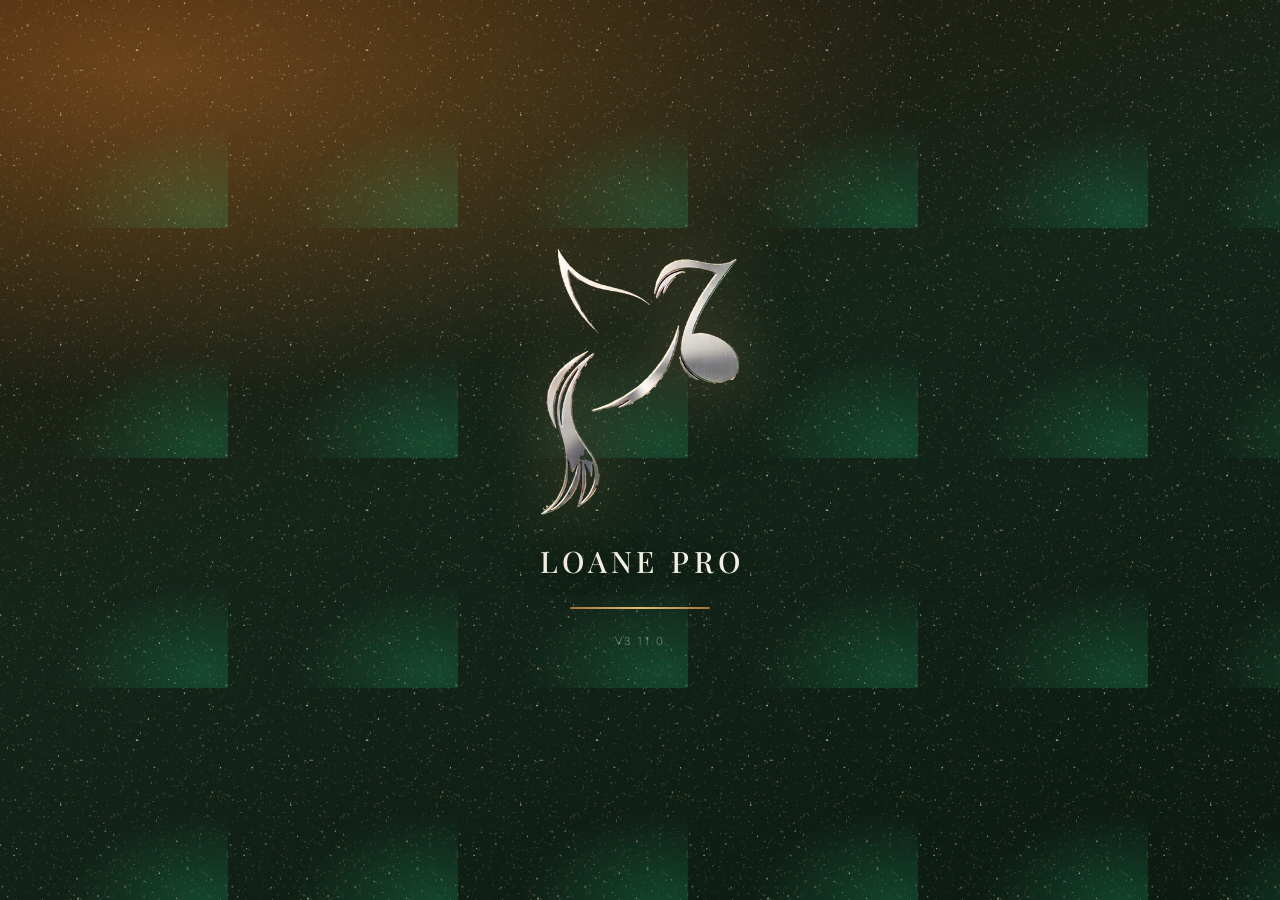
<file: index.html>
<!DOCTYPE html>
<html lang="fr">
<head>
<meta charset="UTF-8">
<meta name="viewport" content="width=device-width, initial-scale=1, viewport-fit=cover, user-scalable=no">
<title>Loane Pro</title>
<meta name="apple-mobile-web-app-capable" content="yes">
<meta name="apple-mobile-web-app-status-bar-style" content="black-translucent">
<meta name="apple-mobile-web-app-title" content="Loane Pro">
<link rel="apple-touch-icon" href="icons/icon-180-v5.png">
<link rel="manifest" href="manifest.webmanifest">
<meta name="theme-color" content="#0C1A12">
<link rel="preload" as="image" href="icons/bird.png">
<link rel="preload" as="image" href="icons/glitter-dark.png">
<link rel="preconnect" href="https://fonts.googleapis.com">
<link rel="preconnect" href="https://fonts.gstatic.com" crossorigin>
<link href="https://fonts.googleapis.com/css2?family=Playfair+Display:wght@500;600;700&family=Jost:wght@300;400;500;600&display=swap" rel="stylesheet">
<link rel="stylesheet" href="css/app.css">
</head>
<body>

<!-- Écran de lancement -->
<div id="splash">
  <img src="icons/bird.png" alt="Loane Pro" class="splash-bird">
  <div class="splash-name">Loane Pro</div>
  <div class="splash-bar"><i></i></div>
  <div class="splash-version" id="splash-version"></div>
</div>

<!-- Écran de verrouillage -->
<div id="lock" hidden>
  <img src="icons/bird.png" alt="" class="lock-bird">
  <div class="lock-title">Code d'accès</div>
  <div class="lock-dots" id="lock-dots"></div>
  <div class="lock-msg" id="lock-msg"></div>
  <div class="keypad" id="keypad">
    <button>1</button><button>2</button><button>3</button>
    <button>4</button><button>5</button><button>6</button>
    <button>7</button><button>8</button><button>9</button>
    <span></span><button>0</button><button data-del>⌫</button>
  </div>
</div>

<header class="topbar">
  <img src="icons/bird.png" alt="" class="topbar-logo">
  <h1 id="page-title">Agenda</h1>
  <div class="topbar-right">
    <span id="cloud-state" class="cloud-state" hidden></span>
    <button id="topbar-undo" class="btn-icon" hidden title="Annuler">↺</button>
    <button id="topbar-action" class="btn-icon" hidden>＋</button>
  </div>
</header>

<main id="view"></main>

<nav class="tabbar">
  <button class="tab active" data-tab="agenda"><svg class="tab-ico" viewBox="0 0 24 24" fill="none" stroke="currentColor" stroke-width="1.7" stroke-linecap="round" stroke-linejoin="round"><rect x="3" y="5" width="18" height="16" rx="3"/><path d="M8 3v4M16 3v4M3 10h18"/><circle cx="12" cy="15" r="1.4" fill="currentColor" stroke="none"/></svg><span>Agenda</span></button>
  <button class="tab" data-tab="students"><svg class="tab-ico" viewBox="0 0 24 24" fill="none" stroke="currentColor" stroke-width="1.7" stroke-linecap="round" stroke-linejoin="round"><path d="M12 14a4.5 4.5 0 0 0 4.5-4.5V7a4.5 4.5 0 1 0-9 0v2.5A4.5 4.5 0 0 0 12 14Z"/><path d="M5.5 11.5a6.5 6.5 0 0 0 13 0M12 18v3M8.5 21h7"/></svg><span>Élèves</span></button>
  <button class="tab" data-tab="hours"><svg class="tab-ico" viewBox="0 0 24 24" fill="none" stroke="currentColor" stroke-width="1.7" stroke-linecap="round" stroke-linejoin="round"><circle cx="12" cy="12.5" r="8"/><path d="M12 8v4.8l3 1.8M9 2.5h6"/></svg><span>Heures</span></button>
  <button class="tab" data-tab="billing"><svg class="tab-ico" viewBox="0 0 24 24" fill="none" stroke="currentColor" stroke-width="1.7" stroke-linecap="round" stroke-linejoin="round"><path d="M6 3h12v18l-3-1.8L12 21l-3-1.8L6 21Z"/><path d="M9.5 8h5M9.5 12h5"/></svg><span>Factures</span></button>
  <button class="tab" data-tab="library"><svg class="tab-ico" viewBox="0 0 24 24" fill="none" stroke="currentColor" stroke-width="1.7" stroke-linecap="round" stroke-linejoin="round"><path d="M9 18V6l10-2v12"/><circle cx="6.5" cy="18" r="2.6"/><circle cx="16.5" cy="16" r="2.6"/></svg><span>Chants</span></button>
  <button class="tab" data-tab="settings"><svg class="tab-ico" viewBox="0 0 24 24" fill="none" stroke="currentColor" stroke-width="1.7" stroke-linecap="round" stroke-linejoin="round"><circle cx="12" cy="12" r="3.2"/><path d="M19.4 15a1.7 1.7 0 0 0 .34 1.87l.06.06a2 2 0 1 1-2.83 2.83l-.06-.06a1.7 1.7 0 0 0-2.87 1.2 2 2 0 1 1-4 0 1.7 1.7 0 0 0-2.87-1.2l-.06.06a2 2 0 1 1-2.83-2.83l.06-.06A1.7 1.7 0 0 0 4.6 15a2 2 0 1 1 0-4 1.7 1.7 0 0 0 1.2-2.87l-.06-.06a2 2 0 1 1 2.83-2.83l.06.06A1.7 1.7 0 0 0 11.5 4.6a2 2 0 1 1 4 0 1.7 1.7 0 0 0 2.87 1.2l.06-.06a2 2 0 1 1 2.83 2.83l-.06.06A1.7 1.7 0 0 0 19.4 11a2 2 0 1 1 0 4Z"/></svg><span>Réglages</span></button>
</nav>

<div id="sheet-backdrop" hidden></div>
<div id="sheet" class="sheet" hidden></div>
<div id="toast" hidden></div>

<script src="js/config.js"></script>
<script src="js/db.js"></script>
<script src="js/app.js"></script>
<script>
if ('serviceWorker' in navigator) navigator.serviceWorker.register('sw.js');
</script>
</body>
</html>
</file>
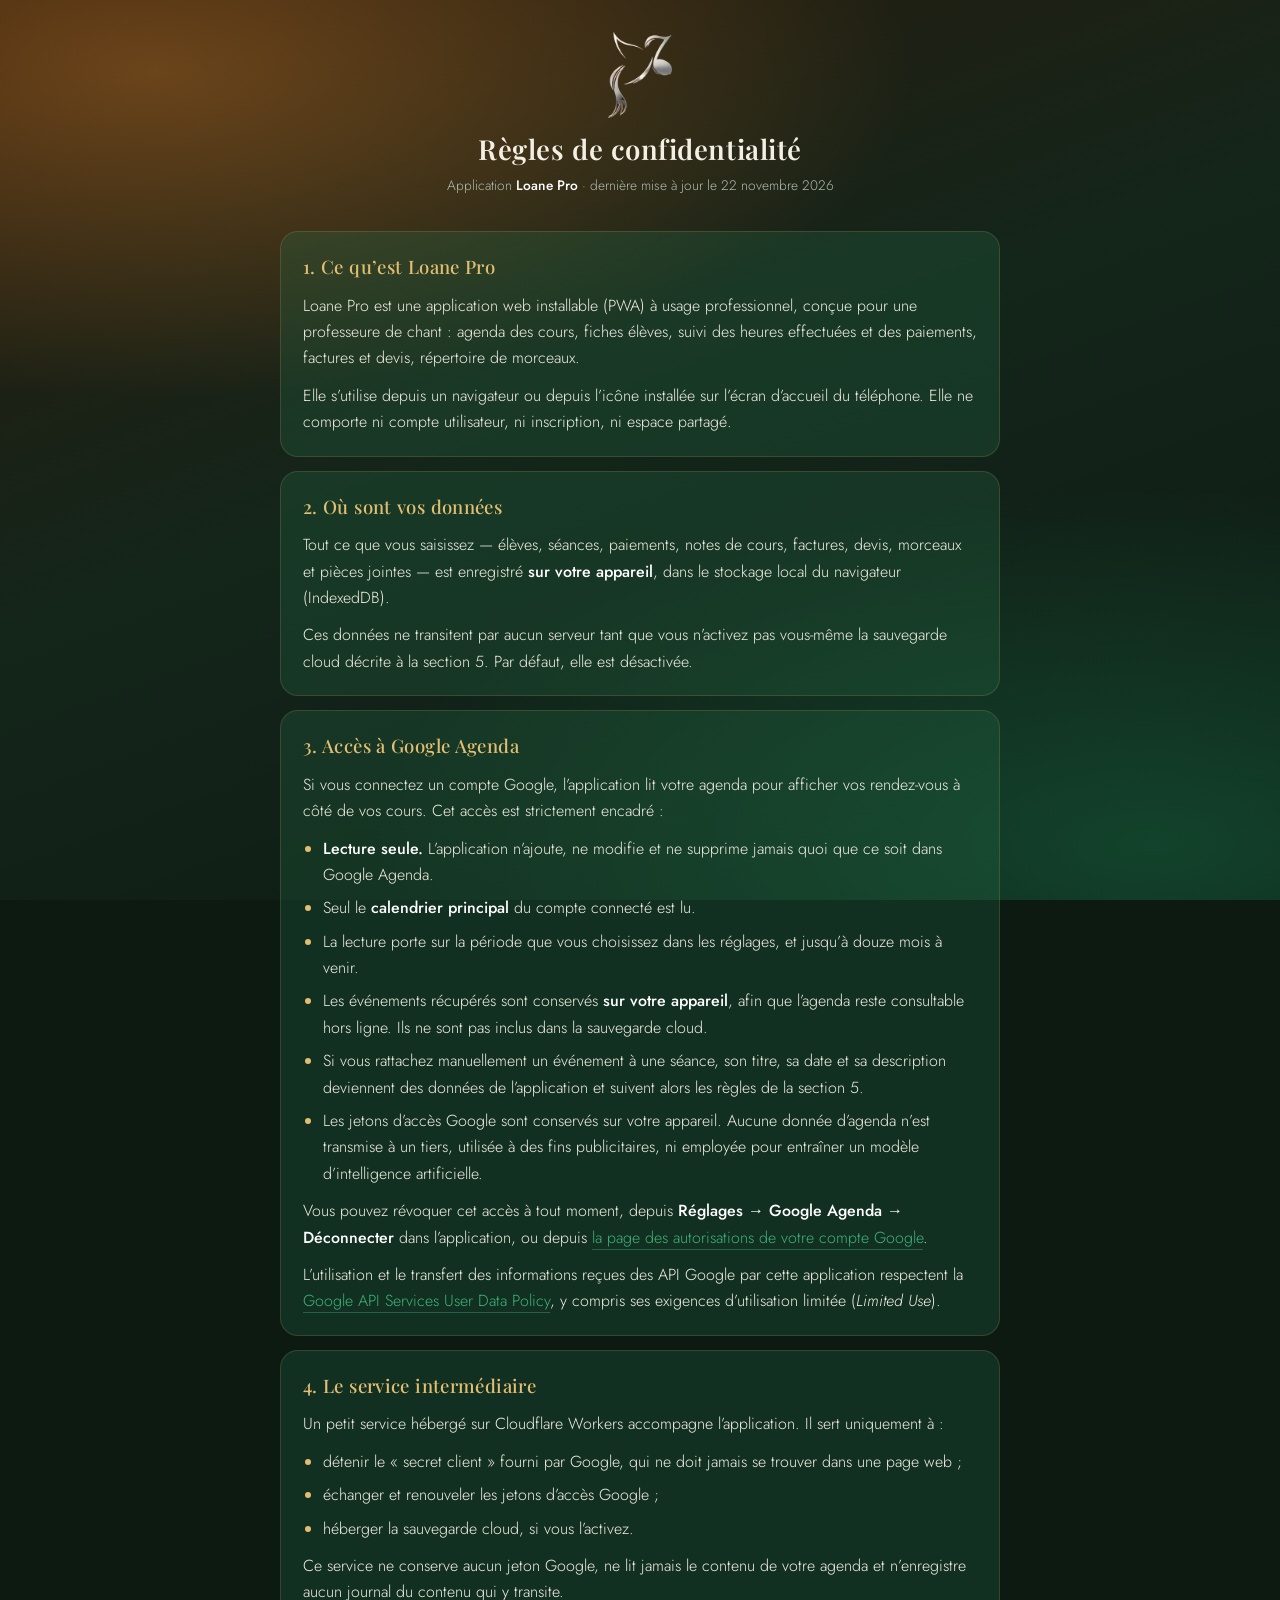
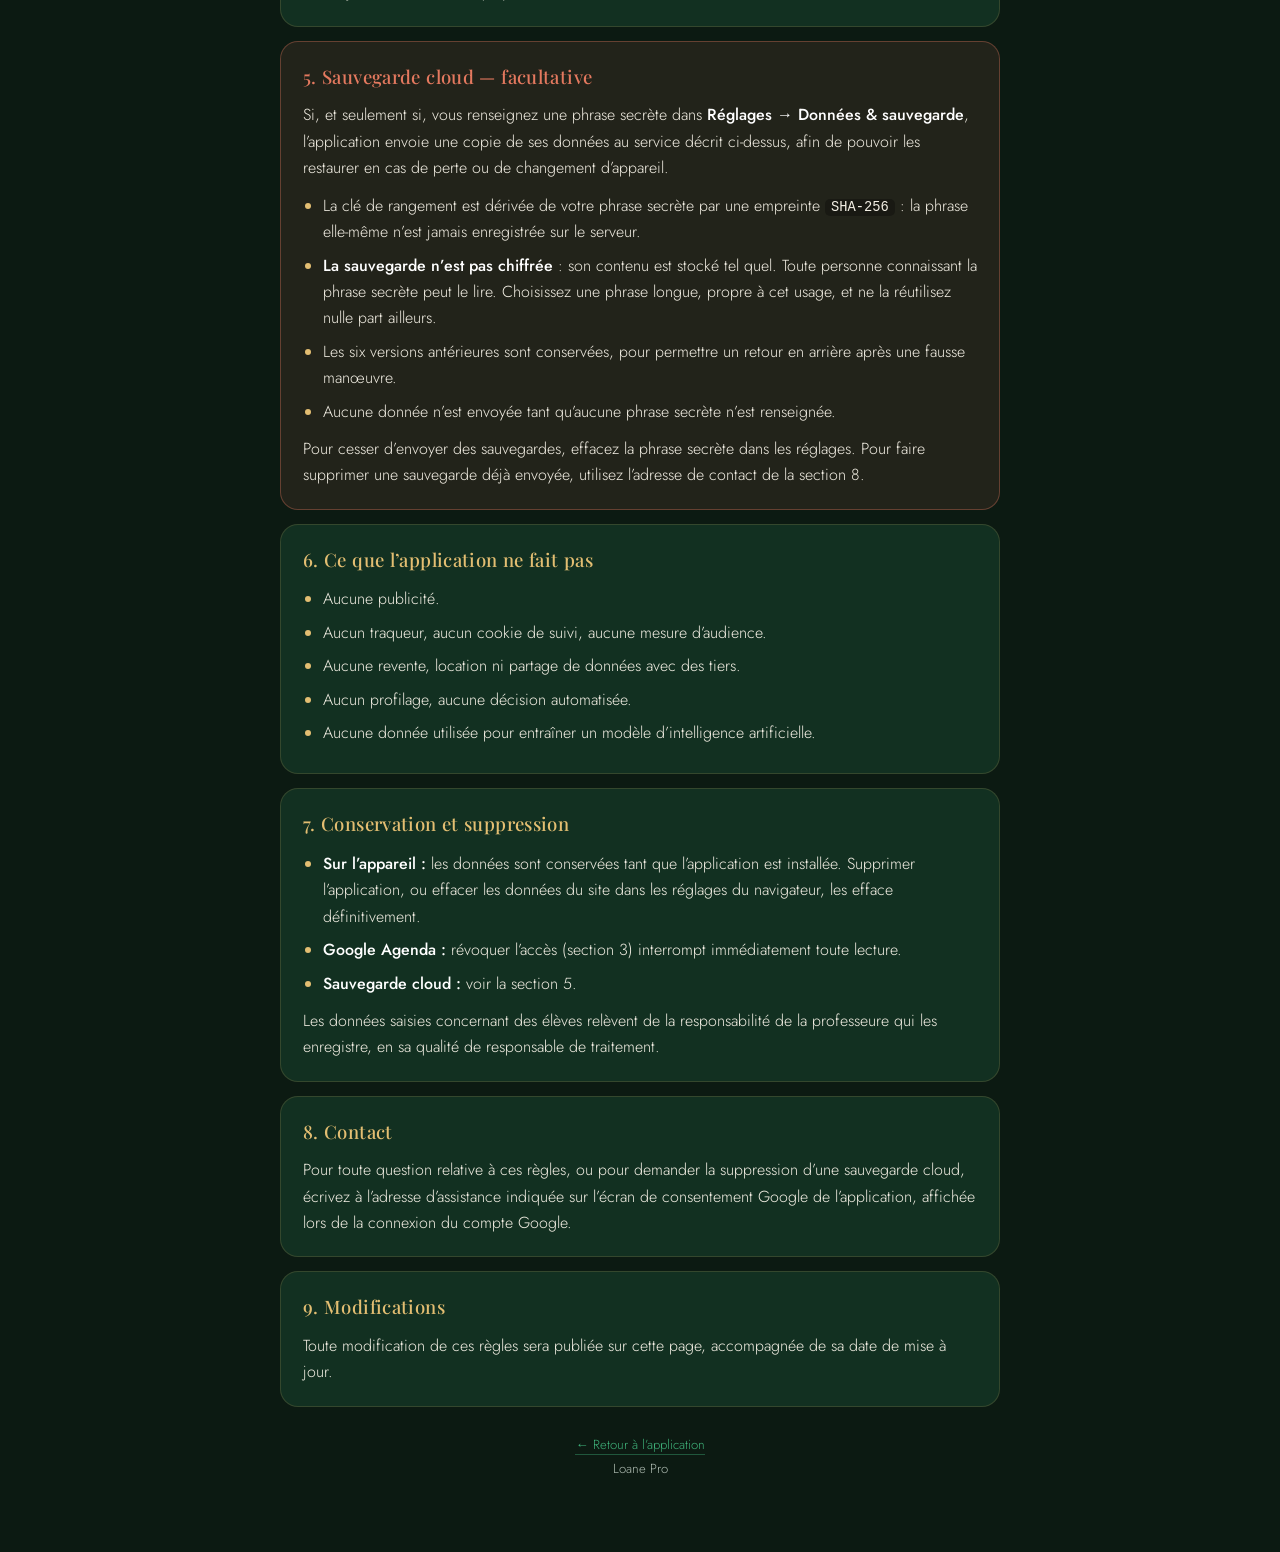
<file: confidentialite.html>
<!DOCTYPE html>
<html lang="fr">
<head>
<meta charset="UTF-8">
<meta name="viewport" content="width=device-width, initial-scale=1, viewport-fit=cover">
<title>Règles de confidentialité — Loane Pro</title>
<meta name="description" content="Règles de confidentialité de l’application Loane Pro : données stockées sur l’appareil, accès en lecture seule à Google Agenda, sauvegarde cloud facultative.">
<meta name="theme-color" content="#0C1A12">
<link rel="apple-touch-icon" href="icons/icon-180-v5.png">
<link rel="preconnect" href="https://fonts.googleapis.com">
<link rel="preconnect" href="https://fonts.gstatic.com" crossorigin>
<link href="https://fonts.googleapis.com/css2?family=Playfair+Display:wght@500;600&family=Jost:wght@300;400;500&display=swap" rel="stylesheet">
<style>
:root{
  --bg-0:#0C1A12;
  --green-glass:rgba(38,110,74,.28);
  --green-bright:#3FB27A;
  --gold:#E3BE72;
  --ink:#F3EFE4;
  --ink-soft:#AFBCB2;
  --line:rgba(227,190,114,.16);
  --danger:#E4795F;
  --display:"Playfair Display","Iowan Old Style",Georgia,serif;
  --body:"Jost",-apple-system,BlinkMacSystemFont,"Segoe UI",Roboto,sans-serif;
  --scene:
    radial-gradient(ellipse 90% 55% at 12% 8%, rgba(240,145,48,.34), transparent 66%),
    radial-gradient(ellipse 95% 60% at 90% 94%, rgba(30,150,95,.32), transparent 66%),
    linear-gradient(160deg,#2A1A0C 0%,#14251A 46%,#0C1A12 100%);
}
*{box-sizing:border-box;margin:0;padding:0}
html{
  min-height:100%;
  background-color:var(--bg-0);
  background-image:var(--scene);
  background-attachment:fixed;
  background-repeat:no-repeat;
}
body{
  font-family:var(--body);font-weight:300;font-size:16px;line-height:1.65;
  color:var(--ink);-webkit-font-smoothing:antialiased;
  padding:32px 18px 72px;
}
.wrap{max-width:720px;margin:0 auto}
header{text-align:center;margin-bottom:34px}
header img{width:64px;height:auto;display:block;margin:0 auto 14px}
h1{font-family:var(--display);font-weight:600;font-size:1.72rem;letter-spacing:.02em;line-height:1.25}
.maj{color:var(--ink-soft);font-size:.86rem;margin-top:8px}
.card{
  background:var(--green-glass);border:1px solid var(--line);border-radius:18px;
  padding:20px 22px;margin-bottom:14px;
}
h2{
  font-family:var(--display);font-weight:500;font-size:1.16rem;color:var(--gold);
  letter-spacing:.02em;margin-bottom:10px;
}
p+p,ul+p,p+ul{margin-top:11px}
ul{margin:11px 0 0 2px;padding-left:18px}
li{margin-bottom:7px}
li::marker{color:var(--gold)}
strong{font-weight:500;color:#fff}
a{color:var(--green-bright);text-decoration:none;border-bottom:1px solid rgba(63,178,122,.4)}
a:hover{border-bottom-color:var(--green-bright)}
.alerte{border-color:rgba(228,121,95,.34);background:rgba(228,121,95,.1)}
.alerte h2{color:var(--danger)}
code{
  font-family:ui-monospace,Menlo,Consolas,monospace;font-size:.86em;
  background:rgba(0,0,0,.28);padding:1px 6px;border-radius:5px;
}
footer{text-align:center;color:var(--ink-soft);font-size:.82rem;margin-top:26px;line-height:1.8}
@media (max-width:480px){
  body{padding:24px 14px 56px}
  h1{font-size:1.44rem}
  .card{padding:17px 16px;border-radius:15px}
}
</style>
</head>
<body>
<div class="wrap">

<header>
  <img src="icons/bird.png" alt="">
  <h1>Règles de confidentialité</h1>
  <div class="maj">Application <strong>Loane Pro</strong> · dernière mise à jour le 22 novembre 2026</div>
</header>

<div class="card">
  <h2>1. Ce qu’est Loane Pro</h2>
  <p>Loane Pro est une application web installable (PWA) à usage professionnel, conçue pour une
  professeure de chant : agenda des cours, fiches élèves, suivi des heures effectuées et des
  paiements, factures et devis, répertoire de morceaux.</p>
  <p>Elle s’utilise depuis un navigateur ou depuis l’icône installée sur l’écran d’accueil du
  téléphone. Elle ne comporte ni compte utilisateur, ni inscription, ni espace partagé.</p>
</div>

<div class="card">
  <h2>2. Où sont vos données</h2>
  <p>Tout ce que vous saisissez — élèves, séances, paiements, notes de cours, factures, devis,
  morceaux et pièces jointes — est enregistré <strong>sur votre appareil</strong>, dans le stockage
  local du navigateur (IndexedDB).</p>
  <p>Ces données ne transitent par aucun serveur tant que vous n’activez pas vous-même la
  sauvegarde cloud décrite à la section 5. Par défaut, elle est désactivée.</p>
</div>

<div class="card">
  <h2>3. Accès à Google Agenda</h2>
  <p>Si vous connectez un compte Google, l’application lit votre agenda pour afficher vos
  rendez-vous à côté de vos cours. Cet accès est strictement encadré :</p>
  <ul>
    <li><strong>Lecture seule.</strong> L’application n’ajoute, ne modifie et ne supprime jamais
    quoi que ce soit dans Google Agenda.</li>
    <li>Seul le <strong>calendrier principal</strong> du compte connecté est lu.</li>
    <li>La lecture porte sur la période que vous choisissez dans les réglages, et jusqu’à douze
    mois à venir.</li>
    <li>Les événements récupérés sont conservés <strong>sur votre appareil</strong>, afin que
    l’agenda reste consultable hors ligne. Ils ne sont pas inclus dans la sauvegarde cloud.</li>
    <li>Si vous rattachez manuellement un événement à une séance, son titre, sa date et sa
    description deviennent des données de l’application et suivent alors les règles de la
    section 5.</li>
    <li>Les jetons d’accès Google sont conservés sur votre appareil. Aucune donnée d’agenda n’est
    transmise à un tiers, utilisée à des fins publicitaires, ni employée pour entraîner un
    modèle d’intelligence artificielle.</li>
  </ul>
  <p>Vous pouvez révoquer cet accès à tout moment, depuis
  <strong>Réglages → Google Agenda → Déconnecter</strong> dans l’application, ou depuis
  <a href="https://myaccount.google.com/permissions" target="_blank" rel="noopener">la page des
  autorisations de votre compte Google</a>.</p>
  <p>L’utilisation et le transfert des informations reçues des API Google par cette application
  respectent la
  <a href="https://developers.google.com/terms/api-services-user-data-policy" target="_blank" rel="noopener">Google
  API Services User Data Policy</a>, y compris ses exigences d’utilisation limitée
  (<em>Limited Use</em>).</p>
</div>

<div class="card">
  <h2>4. Le service intermédiaire</h2>
  <p>Un petit service hébergé sur Cloudflare Workers accompagne l’application. Il sert uniquement à :</p>
  <ul>
    <li>détenir le « secret client » fourni par Google, qui ne doit jamais se trouver dans une page web ;</li>
    <li>échanger et renouveler les jetons d’accès Google ;</li>
    <li>héberger la sauvegarde cloud, si vous l’activez.</li>
  </ul>
  <p>Ce service ne conserve aucun jeton Google, ne lit jamais le contenu de votre agenda et
  n’enregistre aucun journal du contenu qui y transite.</p>
</div>

<div class="card alerte">
  <h2>5. Sauvegarde cloud — facultative</h2>
  <p>Si, et seulement si, vous renseignez une phrase secrète dans
  <strong>Réglages → Données &amp; sauvegarde</strong>, l’application envoie une copie de ses
  données au service décrit ci-dessus, afin de pouvoir les restaurer en cas de perte ou de
  changement d’appareil.</p>
  <ul>
    <li>La clé de rangement est dérivée de votre phrase secrète par une empreinte
    <code>SHA-256</code> : la phrase elle-même n’est jamais enregistrée sur le serveur.</li>
    <li><strong>La sauvegarde n’est pas chiffrée</strong> : son contenu est stocké tel quel.
    Toute personne connaissant la phrase secrète peut le lire. Choisissez une phrase longue,
    propre à cet usage, et ne la réutilisez nulle part ailleurs.</li>
    <li>Les six versions antérieures sont conservées, pour permettre un retour en arrière après
    une fausse manœuvre.</li>
    <li>Aucune donnée n’est envoyée tant qu’aucune phrase secrète n’est renseignée.</li>
  </ul>
  <p>Pour cesser d’envoyer des sauvegardes, effacez la phrase secrète dans les réglages. Pour
  faire supprimer une sauvegarde déjà envoyée, utilisez l’adresse de contact de la section 8.</p>
</div>

<div class="card">
  <h2>6. Ce que l’application ne fait pas</h2>
  <ul>
    <li>Aucune publicité.</li>
    <li>Aucun traqueur, aucun cookie de suivi, aucune mesure d’audience.</li>
    <li>Aucune revente, location ni partage de données avec des tiers.</li>
    <li>Aucun profilage, aucune décision automatisée.</li>
    <li>Aucune donnée utilisée pour entraîner un modèle d’intelligence artificielle.</li>
  </ul>
</div>

<div class="card">
  <h2>7. Conservation et suppression</h2>
  <ul>
    <li><strong>Sur l’appareil :</strong> les données sont conservées tant que l’application est
    installée. Supprimer l’application, ou effacer les données du site dans les réglages du
    navigateur, les efface définitivement.</li>
    <li><strong>Google Agenda :</strong> révoquer l’accès (section 3) interrompt immédiatement
    toute lecture.</li>
    <li><strong>Sauvegarde cloud :</strong> voir la section 5.</li>
  </ul>
  <p>Les données saisies concernant des élèves relèvent de la responsabilité de la professeure
  qui les enregistre, en sa qualité de responsable de traitement.</p>
</div>

<div class="card">
  <h2>8. Contact</h2>
  <p>Pour toute question relative à ces règles, ou pour demander la suppression d’une sauvegarde
  cloud, écrivez à l’adresse d’assistance indiquée sur l’écran de consentement Google de
  l’application, affichée lors de la connexion du compte Google.</p>
</div>

<div class="card">
  <h2>9. Modifications</h2>
  <p>Toute modification de ces règles sera publiée sur cette page, accompagnée de sa date de mise
  à jour.</p>
</div>

<footer>
  <a href="./">← Retour à l’application</a><br>
  Loane Pro
</footer>

</div>
</body>
</html>
</file>
<file: css/app.css>
/* ===== Loane Pro — thème "Scène & Paillettes" ===== */
:root{
  --bg-0:#0C1A12;
  --bg-1:#132218;
  --green:#2E9160;
  --green-bright:#3FB27A;
  --green-glass:rgba(38,110,74,.28);      /* vert translucide des cartes */
  --green-glass-2:rgba(46,132,88,.38);
  --green-soft:rgba(63,178,122,.18);
  --orange:#F0912E;
  --orange-deep:#D2711C;
  --orange-soft:rgba(240,145,48,.16);
  --gold:#E3BE72;
  --gold-soft:rgba(227,190,114,.15);
  --ink:#F3EFE4;
  --ink-soft:#AFBCB2;
  --ink-dim:#87968B;
  --line:rgba(227,190,114,.16);
  --line-strong:rgba(227,190,114,.3);
  --silver:#CBD3CC;
  --danger:#E4795F;
  --danger-soft:rgba(228,121,95,.16);
  --radius:18px;
  --safe-b:env(safe-area-inset-bottom,0px);
  --safe-t:env(safe-area-inset-top,0px);
  --scene:
    radial-gradient(ellipse 90% 55% at 12% 8%, rgba(240,145,48,.34), transparent 66%),
    radial-gradient(ellipse 95% 60% at 90% 94%, rgba(30,150,95,.32), transparent 66%),
    linear-gradient(160deg,#2A1A0C 0%,#14251A 46%,#0C1A12 100%);
  --display:"Playfair Display","Iowan Old Style",Georgia,serif;
  --body:"Jost",-apple-system,BlinkMacSystemFont,"Segoe UI",Roboto,sans-serif;
  --sh-1:0 2px 12px rgba(0,0,0,.3);
  --sh-2:0 10px 30px rgba(0,0,0,.42);
}
*{box-sizing:border-box;margin:0;padding:0;-webkit-tap-highlight-color:transparent}
[hidden]{display:none !important}

/* le fond de l'app = l'écran de lancement */
/* La couleur pleine est indispensable : le dégradé --scene est une image de fond en
   background-attachment:fixed, et iOS ne la peint pas toujours jusqu'au bas de l'écran
   (zone du home indicator, sous la barre d'onglets qui est translucide). Sans couleur
   de fond, ces zones retombaient sur le blanc par défaut du navigateur. */
html{
  min-height:100%;
  background-color:var(--bg-0);
  background-image:var(--scene);
  background-attachment:fixed;
  background-repeat:no-repeat;
}
body{
  min-height:100dvh;font-family:var(--body);color:var(--ink);
  font-size:16px;line-height:1.5;font-weight:300;
  overscroll-behavior:none;-webkit-font-smoothing:antialiased;
}
body::before{
  content:"";position:fixed;inset:0;z-index:-1;pointer-events:none;
  background:url("../icons/glitter-dark.png") repeat 0 0;background-size:250px 250px;
  animation:twinkle 7s ease-in-out infinite;
}
body::after{
  content:"";position:fixed;inset:0;z-index:-1;pointer-events:none;
  background:url("../icons/glitter-dark.png") repeat 90px 140px;background-size:390px 390px;opacity:.45;
  animation:twinkle 9s ease-in-out infinite reverse;
}
@keyframes twinkle{0%,100%{opacity:.7}50%{opacity:1}}
@media (prefers-reduced-motion:reduce){body::before,body::after{animation:none}}

/* ===== Écran de lancement ===== */
#splash{
  position:fixed;top:-2px;left:-2px;right:-2px;bottom:-2px;z-index:200;
  display:flex;flex-direction:column;align-items:center;justify-content:center;gap:24px;
  background-color:#0C1A12;
  background-image:url("../icons/glitter-dark.png"),var(--scene);
  background-repeat:repeat,no-repeat;
  background-size:230px 230px,cover;
  transition:opacity .4s ease;
}
#splash.hide{opacity:0;pointer-events:none}
.splash-bird{
  width:min(50vw,198px);height:auto;
  filter:drop-shadow(0 14px 34px rgba(0,0,0,.55)) drop-shadow(0 0 30px rgba(240,190,120,.35));
  animation:bird-in .85s cubic-bezier(.2,.9,.3,1) both;
}
@keyframes bird-in{from{opacity:0;transform:translateY(16px) scale(.94)}to{opacity:1;transform:none}}
.splash-name{
  font-family:var(--display);color:var(--ink);font-size:1.85rem;font-weight:500;
  letter-spacing:.16em;text-transform:uppercase;padding-left:.16em;
  text-shadow:0 2px 20px rgba(0,0,0,.5);
}
.splash-bar{width:140px;height:2px;border-radius:99px;overflow:hidden;background:rgba(255,255,255,.16)}
.splash-bar i{
  display:block;height:100%;width:0;border-radius:99px;
  background:linear-gradient(90deg,rgba(240,145,48,.6),var(--gold),rgba(240,145,48,.6));
  animation:load 1s ease-out forwards;
}
@keyframes load{to{width:100%}}
.splash-version{color:rgba(243,239,228,.45);font-size:.72rem;letter-spacing:.18em;text-transform:uppercase}
@media (prefers-reduced-motion:reduce){.splash-bar i{animation-duration:.01s}.splash-bird{animation:none}}

/* ===== Verrouillage ===== */
#lock{
  position:fixed;inset:0;z-index:190;
  display:flex;flex-direction:column;align-items:center;justify-content:center;
  background:url("../icons/glitter-dark.png") repeat 0 0,var(--scene);
  background-size:230px 230px,100% 100%,100% 100%,100% 100%;padding:24px;
}
.lock-bird{width:88px;height:auto;filter:drop-shadow(0 10px 26px rgba(0,0,0,.5))}
.lock-title{
  font-family:var(--display);color:var(--ink);font-size:1.3rem;margin-top:20px;
  letter-spacing:.14em;text-transform:uppercase;font-weight:500;
}
.lock-dots{display:flex;gap:15px;margin:22px 0 6px;min-height:16px}
.lock-dots i{width:12px;height:12px;border-radius:50%;border:1.5px solid rgba(243,239,228,.5);transition:background .15s}
.lock-dots i.on{background:var(--gold);border-color:var(--gold);box-shadow:0 0 12px rgba(227,190,114,.55)}
.lock-msg{color:var(--danger);font-size:.88rem;min-height:20px;font-weight:500}
.keypad{display:grid;grid-template-columns:repeat(3,70px);gap:18px;margin-top:16px}
.keypad button{
  height:70px;border-radius:50%;border:1px solid var(--line);
  background:var(--green-glass);color:var(--ink);
  font-family:var(--display);font-size:1.6rem;font-weight:500;
  backdrop-filter:blur(10px);transition:background .12s;
}
.keypad button:active{background:var(--green-glass-2)}
body.locked .topbar,body.locked main,body.locked .tabbar{filter:blur(18px)}

/* ===== Barre du haut ===== */
.topbar{
  position:sticky;top:0;z-index:20;
  padding:calc(12px + var(--safe-t)) 20px 13px;
  background:rgba(12,26,18,.86);
  backdrop-filter:blur(24px) saturate(1.3);-webkit-backdrop-filter:blur(24px) saturate(1.3);
  color:var(--ink);display:flex;align-items:center;justify-content:space-between;gap:12px;
  border-bottom:1px solid var(--line);position:relative;
}
.topbar-logo{
  width:34px;height:34px;flex-shrink:0;object-fit:contain;
  filter:drop-shadow(0 2px 6px rgba(0,0,0,.4));
}
.topbar h1{
  position:absolute;left:50%;transform:translateX(-50%);
  max-width:48%;text-align:center;pointer-events:none;
  font-family:var(--display);font-size:1.5rem;font-weight:600;letter-spacing:.06em;
  overflow:hidden;text-overflow:ellipsis;white-space:nowrap;
  background:linear-gradient(92deg,#FFF3DF,var(--gold));
  -webkit-background-clip:text;background-clip:text;color:transparent;
}
.topbar-right{display:flex;align-items:center;gap:10px;flex-shrink:0}
.btn-icon{
  width:36px;height:36px;border-radius:50%;border:1px solid var(--line-strong);
  background:rgba(240,145,48,.2);color:#FFE9C8;font-size:1.35rem;
  display:flex;align-items:center;justify-content:center;flex-shrink:0;
  backdrop-filter:blur(10px);transition:background .12s;
}
.btn-icon:active{background:rgba(240,145,48,.4)}
.cloud-state{
  font-size:.78rem;font-weight:500;padding:4px 10px;border-radius:999px;white-space:nowrap;
  background:var(--green-glass);color:var(--ink);border:1px solid var(--line);
}
.cloud-state.ok{background:var(--green-soft);color:var(--green-bright)}
.cloud-state.err{background:var(--danger-soft);color:var(--danger)}
.cloud-state.err{cursor:pointer}

/* ===== Contenu ===== */
main{padding:20px 16px calc(96px + var(--safe-b));max-width:600px;margin:0 auto}
.card{
  background:var(--green-glass);border-radius:var(--radius);
  padding:16px 18px;margin-bottom:11px;
  border:1px solid var(--line);box-shadow:var(--sh-1);
  backdrop-filter:blur(16px) saturate(1.2);-webkit-backdrop-filter:blur(16px) saturate(1.2);
}
.card.tappable{transition:transform .12s ease,background .12s ease}
.card.tappable:active{transform:scale(.99);background:var(--green-glass-2)}
.card.accent{position:relative;overflow:hidden;padding-left:22px}
.card.accent::before{content:"";position:absolute;left:0;top:0;bottom:0;width:3px;background:linear-gradient(180deg,var(--orange),var(--green-bright))}
h2.section{
  font-family:var(--display);font-size:1.1rem;letter-spacing:.08em;font-weight:500;
  color:var(--gold);margin:26px 2px 11px;display:flex;align-items:center;gap:12px;
}
h2.section::after{content:"";flex:1;height:1px;background:linear-gradient(90deg,var(--line-strong),transparent)}
.empty{text-align:center;color:var(--ink-soft);padding:52px 24px}
.empty .big{
  width:76px;height:76px;margin:0 auto 18px;border-radius:50%;
  display:flex;align-items:center;justify-content:center;font-size:1.9rem;
  background:radial-gradient(circle at 35% 30%, rgba(240,145,48,.28), rgba(46,145,96,.2));
  border:1px solid var(--line-strong);box-shadow:0 0 28px rgba(240,145,48,.14);
}
.empty-title{font-family:var(--display);font-size:1.3rem;font-weight:500;color:var(--ink);margin-bottom:6px}

.row{display:flex;align-items:center;gap:13px}
.row .grow{flex:1;min-width:0}
.title{font-weight:500;color:var(--ink)}
.sub{font-size:.84rem;color:var(--ink-soft);line-height:1.4;font-weight:300}
.right{text-align:right;flex-shrink:0}
.chev{color:var(--ink-dim);font-size:1.1rem;flex-shrink:0}

.avatar{
  width:46px;height:46px;border-radius:50%;flex-shrink:0;
  background:radial-gradient(circle at 35% 30%, rgba(240,145,48,.35), rgba(46,145,96,.28));
  color:var(--gold);display:flex;align-items:center;justify-content:center;
  font-family:var(--display);font-weight:600;font-size:1.1rem;
  object-fit:cover;overflow:hidden;border:1px solid var(--line-strong);
}
img.avatar{object-fit:cover}
.avatar.big{width:88px;height:88px;font-size:1.9rem;box-shadow:0 10px 28px rgba(0,0,0,.4)}

.badge{
  display:inline-block;padding:3px 11px;border-radius:999px;
  font-size:.72rem;font-weight:500;letter-spacing:.04em;white-space:nowrap;
}
.badge.ok{background:var(--green-soft);color:var(--green-bright);border:1px solid rgba(63,178,122,.3)}
.badge.due{background:var(--danger-soft);color:var(--danger);border:1px solid rgba(228,121,95,.3)}
.badge.info{background:var(--green-soft);color:var(--green-bright)}
.badge.gold{background:var(--orange-soft);color:var(--orange);border:1px solid rgba(240,145,48,.3)}
.badge.warn{background:var(--gold-soft);color:var(--gold);border:1px solid rgba(227,190,114,.28)}
.badge.ghost{background:rgba(255,255,255,.06);color:var(--ink-soft);border:1px solid var(--line)}

.btn{
  display:block;width:100%;padding:14px;border-radius:14px;border:none;
  font-family:var(--body);font-size:1rem;font-weight:500;letter-spacing:.03em;text-align:center;
  background:linear-gradient(135deg,#F0912E,#C9651A);color:#221206;margin-top:11px;
  box-shadow:0 4px 16px rgba(240,145,48,.22);transition:transform .1s,opacity .1s;
}
.btn.secondary{background:var(--green-glass-2);color:var(--ink);border:1px solid var(--line);box-shadow:none}
.btn.danger{background:var(--danger-soft);color:var(--danger);border:1px solid rgba(228,121,95,.28);box-shadow:none}
.btn.gold{background:linear-gradient(135deg,#3FB27A,#1E7A4E);color:#062015;box-shadow:0 4px 16px rgba(46,145,96,.24)}
.btn.ghost{background:transparent;color:var(--ink-soft);border:1px solid var(--line);box-shadow:none}
.btn:active{opacity:.9;transform:translateY(1px)}
.btn-inline{
  border:1px solid var(--line);background:var(--green-glass);color:var(--ink);
  padding:8px 16px;border-radius:999px;font-weight:500;font-size:.86rem;
}

label.field{display:block;margin-bottom:14px}
label.field span{
  display:block;font-size:.74rem;font-weight:500;color:var(--gold);
  margin-bottom:6px;letter-spacing:.1em;text-transform:uppercase;
}
input,select,textarea{
  width:100%;padding:13px;border:1px solid var(--line);border-radius:12px;
  font-size:1rem;background:rgba(255,255,255,.05);color:var(--ink);
  font-family:var(--body);font-weight:400;
  appearance:none;-webkit-appearance:none;transition:border-color .12s,box-shadow .12s;
}
input::placeholder,textarea::placeholder{color:var(--ink-dim)}
select{background:rgba(19,34,24,.95) url("data:image/svg+xml,%3Csvg xmlns='http://www.w3.org/2000/svg' width='12' height='8'%3E%3Cpath d='M1 1l5 5 5-5' stroke='%23AFBCB2' stroke-width='2' fill='none'/%3E%3C/svg%3E") no-repeat right 13px center}
option{background:#132218;color:var(--ink)}
textarea{min-height:92px;resize:vertical}
input:focus,select:focus,textarea:focus{outline:none;border-color:var(--orange);box-shadow:0 0 0 3px rgba(240,145,48,.16)}
input[type="date"],input[type="time"]{color-scheme:dark}
.field-row{display:flex;gap:10px}
.field-row label.field{flex:1}

/* interrupteur payant / offert */
.switch{
  display:flex;align-items:center;gap:12px;margin-bottom:14px;
  background:rgba(255,255,255,.045);border:1px solid var(--line);
  border-radius:14px;padding:12px 14px;
}
.switch input{display:none}
.switch .track{
  width:50px;height:29px;border-radius:99px;flex-shrink:0;position:relative;
  background:rgba(255,255,255,.12);border:1px solid var(--line);transition:background .18s;
}
.switch .track::after{
  content:"";position:absolute;top:2px;left:2px;width:23px;height:23px;border-radius:50%;
  background:var(--ink-soft);transition:transform .18s,background .18s;
}
.switch input:checked + .track{background:linear-gradient(135deg,#F0912E,#C9651A);border-color:transparent}
.switch input:checked + .track::after{transform:translateX(21px);background:#FFF6E8}
.switch .lbl{flex:1;font-weight:500}
.switch .lbl small{display:block;font-size:.78rem;color:var(--ink-soft);font-weight:300}

/* recherche */
.search{position:relative;margin-bottom:14px}
.search input{padding-left:42px;border-radius:999px}
.search::before{
  content:"";position:absolute;left:16px;top:50%;width:15px;height:15px;
  transform:translateY(-50%);pointer-events:none;
  background:no-repeat center/contain url("data:image/svg+xml,%3Csvg xmlns='http://www.w3.org/2000/svg' viewBox='0 0 24 24' fill='none' stroke='%23AFBCB2' stroke-width='2.2' stroke-linecap='round'%3E%3Ccircle cx='11' cy='11' r='7'/%3E%3Cpath d='M20 20l-3.6-3.6'/%3E%3C/svg%3E");
}
.search-count{font-size:.8rem;color:var(--ink-soft);margin:-6px 4px 10px}

#sheet-backdrop{position:fixed;inset:0;background:rgba(0,0,0,.6);z-index:40;backdrop-filter:blur(4px)}
.sheet{
  position:fixed;left:0;right:0;bottom:0;z-index:50;
  background:linear-gradient(180deg,#1A2A1F,#101C15);
  border-radius:24px 24px 0 0;border-top:1px solid var(--line-strong);
  padding:12px 20px calc(22px + var(--safe-b));
  max-height:88vh;overflow-y:auto;box-shadow:0 -14px 44px rgba(0,0,0,.55);
  animation:up .26s cubic-bezier(.2,.85,.3,1);
}
.sheet::before{content:"";position:absolute;left:0;right:0;top:0;height:2px;background:linear-gradient(90deg,var(--orange),var(--green-bright))}
@keyframes up{from{transform:translateY(56px);opacity:0}to{transform:none;opacity:1}}
@media (prefers-reduced-motion:reduce){.sheet{animation:none}}
.sheet .handle{width:36px;height:4px;border-radius:2px;background:var(--line-strong);margin:6px auto 16px}
.sheet h3{font-family:var(--display);font-size:1.35rem;font-weight:500;letter-spacing:.05em;margin-bottom:18px;color:var(--gold)}

/* ===== Onglets ===== */
.tabbar{
  position:fixed;left:0;right:0;bottom:0;z-index:30;
  display:flex;background:rgba(12,26,18,.86);
  backdrop-filter:blur(24px) saturate(1.3);-webkit-backdrop-filter:blur(24px) saturate(1.3);
  border-top:1px solid var(--line);padding:7px 2px calc(3px + var(--safe-b));
}
.tab{
  flex:1;border:none;background:none;color:var(--ink-dim);
  display:flex;flex-direction:column;align-items:center;gap:3px;
  padding:5px 0 4px;transition:color .18s ease;
}
.tab span{font-size:.62rem;font-weight:500;letter-spacing:.03em}
.tab .tab-ico{width:23px;height:23px;transition:transform .2s cubic-bezier(.3,1.4,.6,1)}
.tab.active{color:var(--orange)}
.tab.active .tab-ico{transform:translateY(-1px) scale(1.08);filter:drop-shadow(0 0 8px rgba(240,145,48,.45))}

.day-head{
  font-family:var(--display);font-weight:500;font-size:1.05rem;letter-spacing:.05em;
  margin:22px 2px 9px;color:var(--gold);display:flex;align-items:baseline;gap:9px;text-transform:capitalize;
}
.day-head .today{color:var(--orange);font-size:.82rem;font-family:var(--body);font-weight:500;text-transform:none}
.lesson-time{font-weight:500;color:var(--green-bright);min-width:50px;font-variant-numeric:tabular-nums;font-size:.96rem}
.gcal-dot{color:var(--orange);font-size:.65rem}

.note{position:relative;padding-left:15px;margin-bottom:11px}
.note::before{content:"";position:absolute;left:0;top:5px;bottom:5px;width:2px;border-radius:2px;background:linear-gradient(180deg,var(--orange),var(--green-bright))}
.note p{white-space:pre-wrap}

#toast{
  position:fixed;left:50%;bottom:calc(106px + var(--safe-b));transform:translateX(-50%);
  background:rgba(16,30,22,.97);color:var(--ink);padding:12px 22px;border-radius:999px;
  font-size:.9rem;font-weight:400;z-index:60;white-space:nowrap;
  box-shadow:0 10px 30px rgba(0,0,0,.5);border:1px solid var(--line-strong);backdrop-filter:blur(10px);
}

.stat-grid{display:grid;grid-template-columns:1fr 1fr;gap:10px;margin-bottom:16px}
.stat{
  background:var(--green-glass);border:1px solid var(--line);
  border-radius:15px;padding:15px 10px;text-align:center;backdrop-filter:blur(14px);
}
.stat b{display:block;font-family:var(--display);font-size:1.6rem;color:var(--ink);font-weight:500;font-variant-numeric:tabular-nums}
.stat span{font-size:.68rem;color:var(--ink-soft);font-weight:500;text-transform:uppercase;letter-spacing:.09em}
.stat.hi{
  background:linear-gradient(135deg,rgba(240,145,48,.26),rgba(46,145,96,.24));
  border-color:var(--line-strong);
}
.stat.hi b{color:var(--gold)}

.tag{
  display:inline-block;background:var(--orange-soft);color:var(--orange);
  border:1px solid rgba(240,145,48,.26);border-radius:7px;padding:2px 9px;
  font-size:.76rem;font-weight:500;margin:2px 4px 2px 0;
}
.tag.g{background:var(--green-soft);color:var(--green-bright);border-color:rgba(63,178,122,.28)}
hr.staff{border:none;height:1px;margin:15px 0;background:linear-gradient(90deg,transparent,var(--line-strong),transparent)}
a.filelink{color:var(--gold);font-weight:500;text-decoration:none;display:block;padding:8px 0}

.seg{
  display:flex;gap:3px;margin-bottom:16px;background:rgba(255,255,255,.05);
  padding:4px;border-radius:14px;border:1px solid var(--line);
}
.seg button{
  flex:1;padding:9px 6px;border:none;background:none;border-radius:11px;
  font-family:var(--body);font-weight:500;font-size:.86rem;color:var(--ink-soft);
  transition:color .15s,background .15s;
}
.seg button.on{background:linear-gradient(135deg,#F0912E,#C9651A);color:#221206}

.editrow{display:flex;align-items:center;gap:10px;padding:11px 0;border-bottom:1px solid var(--line)}
.editrow:last-of-type{border-bottom:none}
.editrow .grow{flex:1;min-width:0}
.icon-btn{
  border:1px solid rgba(228,121,95,.28);background:var(--danger-soft);color:var(--danger);
  width:32px;height:32px;border-radius:10px;font-size:.95rem;flex-shrink:0;font-weight:600;
}
.icon-btn.edit{background:var(--green-soft);color:var(--green-bright);border-color:rgba(63,178,122,.28)}

/* ===== Agenda ===== */
.cal-nav{
  display:flex;align-items:center;gap:10px;margin-bottom:16px;
  background:var(--green-glass);border:1px solid var(--line);
  border-radius:14px;padding:7px 8px;backdrop-filter:blur(14px);
}
.cal-label{flex:1;text-align:center;font-family:var(--display);font-size:1.05rem;font-weight:500;color:var(--gold);text-transform:capitalize}
.nav-btn{
  width:36px;height:36px;border-radius:11px;border:1px solid var(--line);flex-shrink:0;
  background:rgba(255,255,255,.06);color:var(--ink);font-size:1.25rem;
}
.nav-btn:active{background:var(--orange-soft);color:var(--orange)}

.week-list{margin-top:2px}
.week-day{margin-bottom:18px}
.week-head{display:flex;align-items:baseline;justify-content:space-between;padding:0 2px 7px;border-bottom:1px solid var(--line);margin-bottom:9px}
.week-dow{font-family:var(--display);font-size:1.05rem;font-weight:500;color:var(--gold);text-transform:capitalize}
.week-num{font-size:.8rem;color:var(--ink-dim);font-variant-numeric:tabular-nums}
.week-day.now .week-head{border-bottom-color:rgba(240,145,48,.45)}
.week-day.now .week-dow{color:var(--orange)}
.week-empty{color:var(--ink-dim);padding:2px 4px 8px;font-size:.9rem}

.cal-grid{
  display:grid;grid-template-columns:24px repeat(7,1fr);gap:3px;
  background:var(--green-glass);border:1px solid var(--line);
  border-radius:16px;padding:12px 9px;margin-bottom:8px;backdrop-filter:blur(14px);
}
.cal-corner,.cal-dow{text-align:center;font-size:.68rem;font-weight:500;color:var(--ink-soft);text-transform:uppercase;letter-spacing:.06em;padding-bottom:5px}
.cal-corner{color:var(--gold)}
.cal-week{display:flex;align-items:center;justify-content:center;font-size:.66rem;font-weight:500;color:var(--gold);opacity:.8;font-variant-numeric:tabular-nums}
.cal-cell{
  aspect-ratio:1;display:flex;flex-direction:column;align-items:center;justify-content:center;
  gap:3px;border-radius:11px;font-size:.88rem;font-weight:400;
  font-variant-numeric:tabular-nums;color:var(--ink);transition:background .12s;
}
.cal-cell.out{color:var(--ink-dim);opacity:.42}
.cal-cell.now{background:var(--orange-soft);color:var(--orange);font-weight:600;border:1px solid rgba(240,145,48,.3)}
.cal-cell.sel{background:linear-gradient(135deg,#F0912E,#C9651A);color:#221206;font-weight:600}
.cal-cell.sel .dots i{background:#221206 !important}
.cal-cell:active{background:rgba(255,255,255,.08)}
.dots{display:flex;gap:2px;height:5px}
.dots i{width:5px;height:5px;border-radius:50%;background:var(--green-bright)}
.dots i.k-cours{background:var(--green-bright)}
.dots i.k-repetition{background:var(--gold)}
.dots i.k-concert{background:var(--orange)}
.dots i.k-autre{background:var(--ink-dim)}
.dots i.k-gcal{background:var(--orange)}

/* ===== Réglages ===== */
.cat{
  display:flex;align-items:center;gap:14px;width:100%;text-align:left;
  background:var(--green-glass);border:1px solid var(--line);border-radius:var(--radius);
  padding:15px 16px;margin-bottom:10px;color:var(--ink);backdrop-filter:blur(14px);
  transition:transform .12s,background .12s;
}
.cat:active{transform:scale(.99);background:var(--green-glass-2)}
.cat .cat-ico{
  width:40px;height:40px;border-radius:12px;flex-shrink:0;
  display:flex;align-items:center;justify-content:center;font-size:1.15rem;
  background:radial-gradient(circle at 35% 30%, rgba(240,145,48,.3), rgba(46,145,96,.22));
  border:1px solid var(--line);
}
.cat .grow{flex:1;min-width:0}
.cat .title{font-family:var(--display);font-size:1.1rem;font-weight:500}

.dtable{width:100%;border-collapse:collapse;font-size:.9rem;color:var(--ink)}
.dtable th{text-align:left;font-size:.7rem;text-transform:uppercase;letter-spacing:.07em;color:var(--gold);font-weight:500;padding:0 6px 8px;border-bottom:1px solid var(--line-strong)}
.dtable th.num,.dtable td.num{text-align:right;font-variant-numeric:tabular-nums}
.dtable td{padding:11px 6px;border-bottom:1px solid var(--line)}
.dtable tr:last-child td{border-bottom:none}
.dtable tr.tap:active td{background:rgba(255,255,255,.06)}
.dtable .ecart{color:var(--danger);font-weight:600}
.dtable .egal{color:var(--green-bright);font-weight:600}
.json-edit{font-family:ui-monospace,Menlo,Consolas,monospace;font-size:.8rem;min-height:230px;line-height:1.45}

/* ===== Lisibilité : un fond derrière chaque texte posé sur les paillettes ===== */
.seg{
  background:var(--green-glass);backdrop-filter:blur(16px) saturate(1.2);
  -webkit-backdrop-filter:blur(16px) saturate(1.2);border-color:var(--line);
}
.day-head{
  display:inline-flex;align-items:baseline;gap:9px;
  background:var(--green-glass);backdrop-filter:blur(14px);-webkit-backdrop-filter:blur(14px);
  border:1px solid var(--line);border-radius:12px;padding:7px 14px;
  margin:22px 0 10px;
}
h2.section{
  display:flex;width:fit-content;max-width:100%;
  align-items:center;justify-content:center;text-align:center;
  background:var(--green-glass);backdrop-filter:blur(14px);-webkit-backdrop-filter:blur(14px);
  border:1px solid var(--line);border-radius:12px;padding:7px 15px;
  margin:26px auto 11px;
}
h2.section::after{display:none}
.search-count{
  display:inline-block;background:var(--green-glass);border:1px solid var(--line);
  border-radius:9px;padding:4px 11px;margin:-4px 0 12px;backdrop-filter:blur(12px);
}
.empty{
  background:var(--green-glass);border:1px solid var(--line);border-radius:var(--radius);
  padding:42px 24px;backdrop-filter:blur(16px);-webkit-backdrop-filter:blur(16px);
}
.week-head{
  background:var(--green-glass);border:1px solid var(--line);border-radius:12px;
  padding:9px 14px;margin-bottom:10px;backdrop-filter:blur(14px);
  border-bottom:1px solid var(--line);
}
.week-day.now .week-head{border-color:rgba(240,145,48,.4)}
.week-empty{
  background:var(--green-glass);border:1px solid var(--line);border-radius:12px;
  padding:11px 16px;backdrop-filter:blur(12px);
}
/* les textes libres posés directement sur le fond */
main > .sub{
  display:block;background:var(--green-glass);border:1px solid var(--line);
  border-radius:12px;padding:11px 15px;margin-bottom:11px;backdrop-filter:blur(12px);
}
.btn.secondary,.btn.danger,.btn.ghost{backdrop-filter:blur(14px);-webkit-backdrop-filter:blur(14px)}

/* ===== Glissement latéral pour supprimer ===== */
.swipe{position:relative;overflow:hidden;border-radius:var(--radius);margin-bottom:11px}
.swipe .card{margin-bottom:0}
.swipe-del{
  position:absolute;top:0;right:0;bottom:0;width:96px;border:none;
  opacity:0;visibility:hidden;transition:opacity .16s ease;
  background:linear-gradient(135deg,#C4503A,#9B3524);color:#FFF1EC;
  font-family:var(--body);font-size:.86rem;font-weight:500;letter-spacing:.03em;
  border-radius:var(--radius);
}
.swipe.glisse .swipe-del{opacity:1;visibility:visible}
/* écarter un événement Google n'est pas une suppression : teinte ambrée */
.swipe-del.ignorer{background:linear-gradient(135deg,#B98530,#8A5F1C);color:#FFF6E4}
.swipe-item{
  position:relative;transition:transform .22s cubic-bezier(.2,.85,.3,1);
  will-change:transform;touch-action:pan-y;
}

/* jours centrés dans l'agenda */
.day-head{
  display:flex;width:fit-content;max-width:100%;
  justify-content:center;text-align:center;
  margin:22px auto 10px;
}

.stat-dates{
  font-size:.66rem;color:var(--ink-dim);margin-top:5px;
  font-weight:400;letter-spacing:.02em;line-height:1.3;
}
.stat.hi .stat-dates{color:rgba(243,239,228,.6)}

/* pastille de paiement sur les cours effectués */
.paye{
  flex-shrink:0;width:24px;height:24px;border-radius:50%;
  display:flex;align-items:center;justify-content:center;
  font-size:.85rem;font-weight:700;
}
.paye.oui{background:var(--green-soft);color:var(--green-bright);border:1px solid rgba(63,178,122,.4)}
.paye.offert{background:var(--gold-soft);color:var(--gold);border:1px solid rgba(227,190,114,.4)}
.paye.non{
  background:transparent;border:1.5px dashed rgba(228,121,95,.5);
}

/* ===== Mode léger (par défaut) =====
   Deux choses faisaient chauffer le téléphone en continu, même à l'arrêt :
   - les deux calques de paillettes plein écran animés en boucle infinie, qui
     forcent le recalcul de tout l'écran à chaque image ;
   - backdrop-filter sur des éléments RÉPÉTÉS : une liste de 250 cours = 250
     flous à recalculer par image, au-dessus d'un fond qui bouge.
   On garde le flou là où il n'y a qu'un seul élément (barres, feuille, toast) :
   c'est lui qui donne son caractère à l'interface, et il ne coûte presque rien.
   Réglages → Apparence rétablit l'ensemble pour qui préfère le rendu complet. */
html:not(.riche) body::before,
html:not(.riche) body::after{animation:none}

html:not(.riche) .card,
html:not(.riche) .stat,
html:not(.riche) .cal-nav,
html:not(.riche) .cal-grid,
html:not(.riche) .cat,
html:not(.riche) .seg,
html:not(.riche) .day-head,
html:not(.riche) h2.section,
html:not(.riche) .search-count,
html:not(.riche) .empty,
html:not(.riche) .week-head,
html:not(.riche) .week-empty,
html:not(.riche) main > .sub,
html:not(.riche) .btn.secondary,
html:not(.riche) .btn.danger,
html:not(.riche) .btn.ghost{
  backdrop-filter:none;-webkit-backdrop-filter:none;
}
/* Sans le flou, le fond translucide manque de corps : on le densifie un peu
   pour que les cartes se détachent autant qu'avant. */
html:not(.riche) .card{background:rgba(34,92,63,.62)}
html:not(.riche) .cat,
html:not(.riche) .stat,
html:not(.riche) .empty,
html:not(.riche) .cal-grid,
html:not(.riche) .week-head{background:rgba(34,92,63,.55)}
html:not(.riche) .btn.secondary{background:rgba(34,92,63,.6)}

/* Pastille d'un cours encore à valider : même code couleur, atténué, car la
   couverture n'est que prévisionnelle tant que le cours n'est pas confirmé. */
.paye.provisoire{opacity:.6}
</file>
